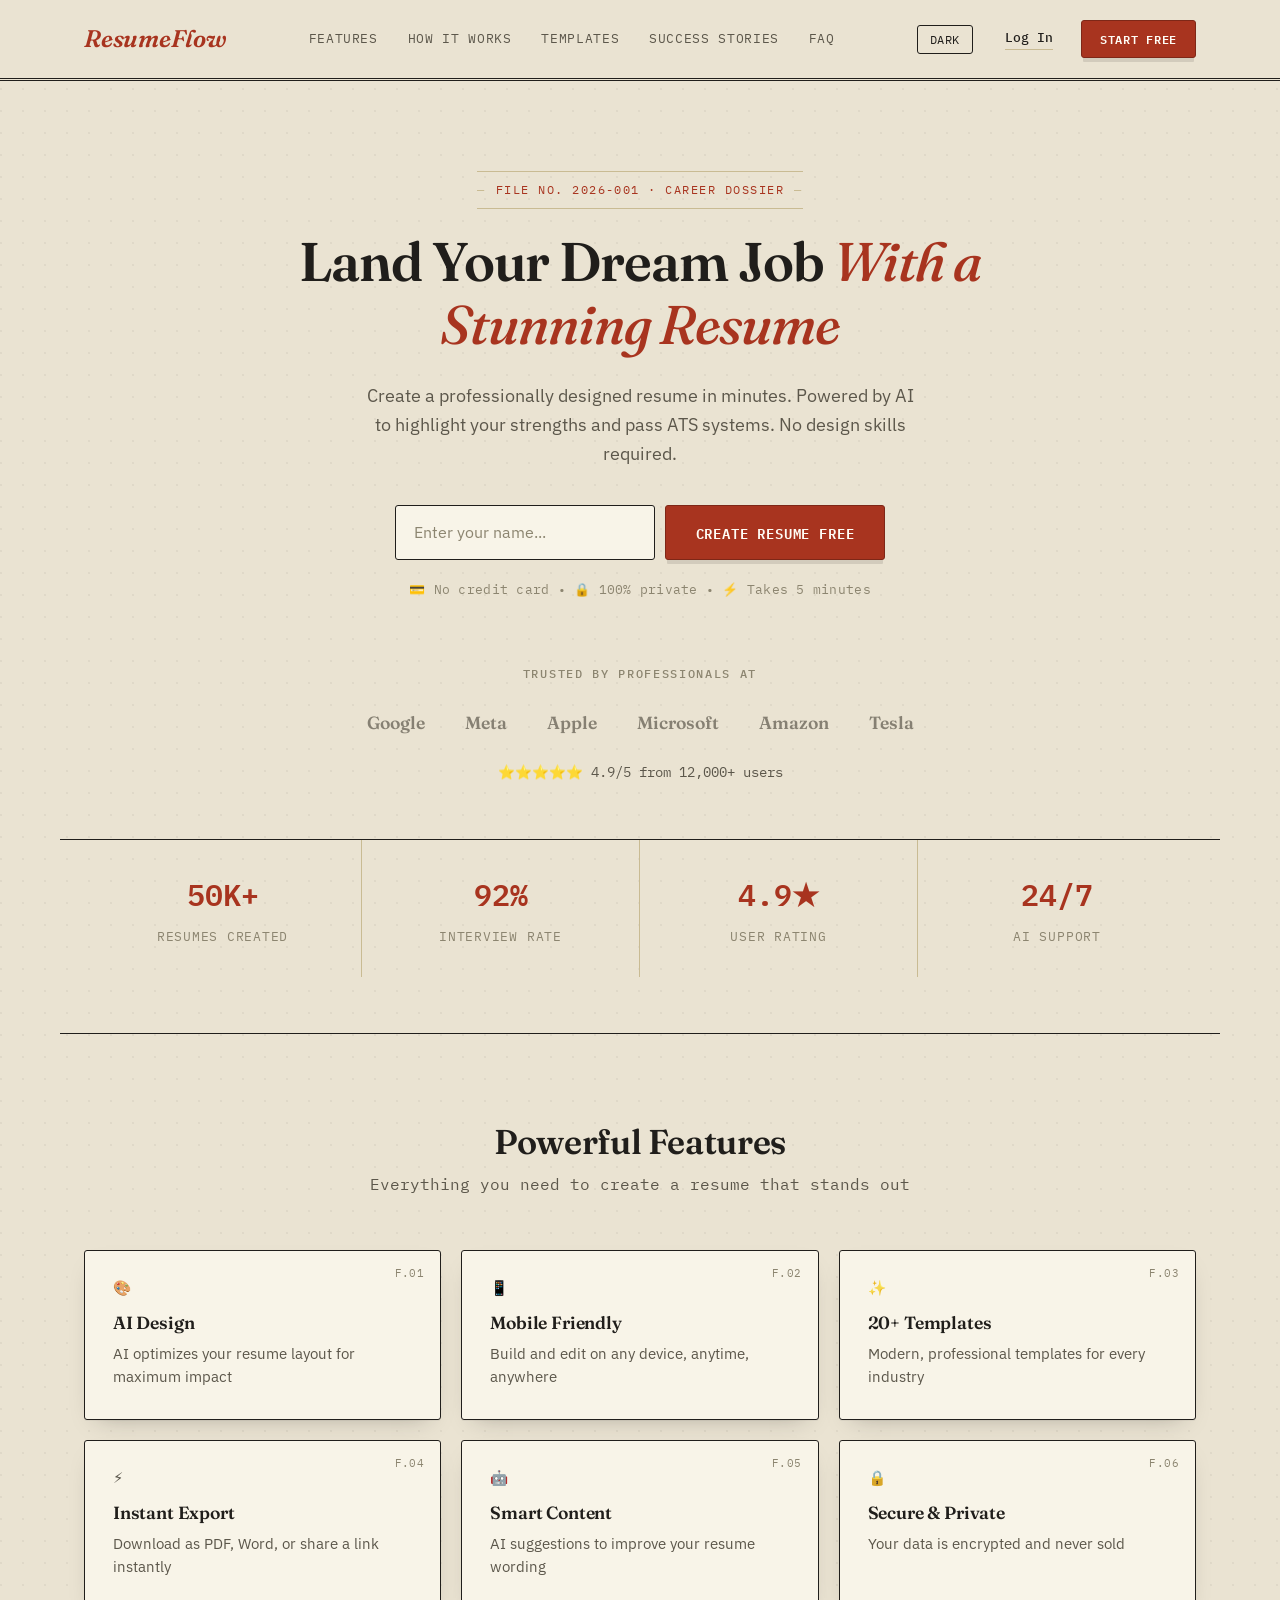
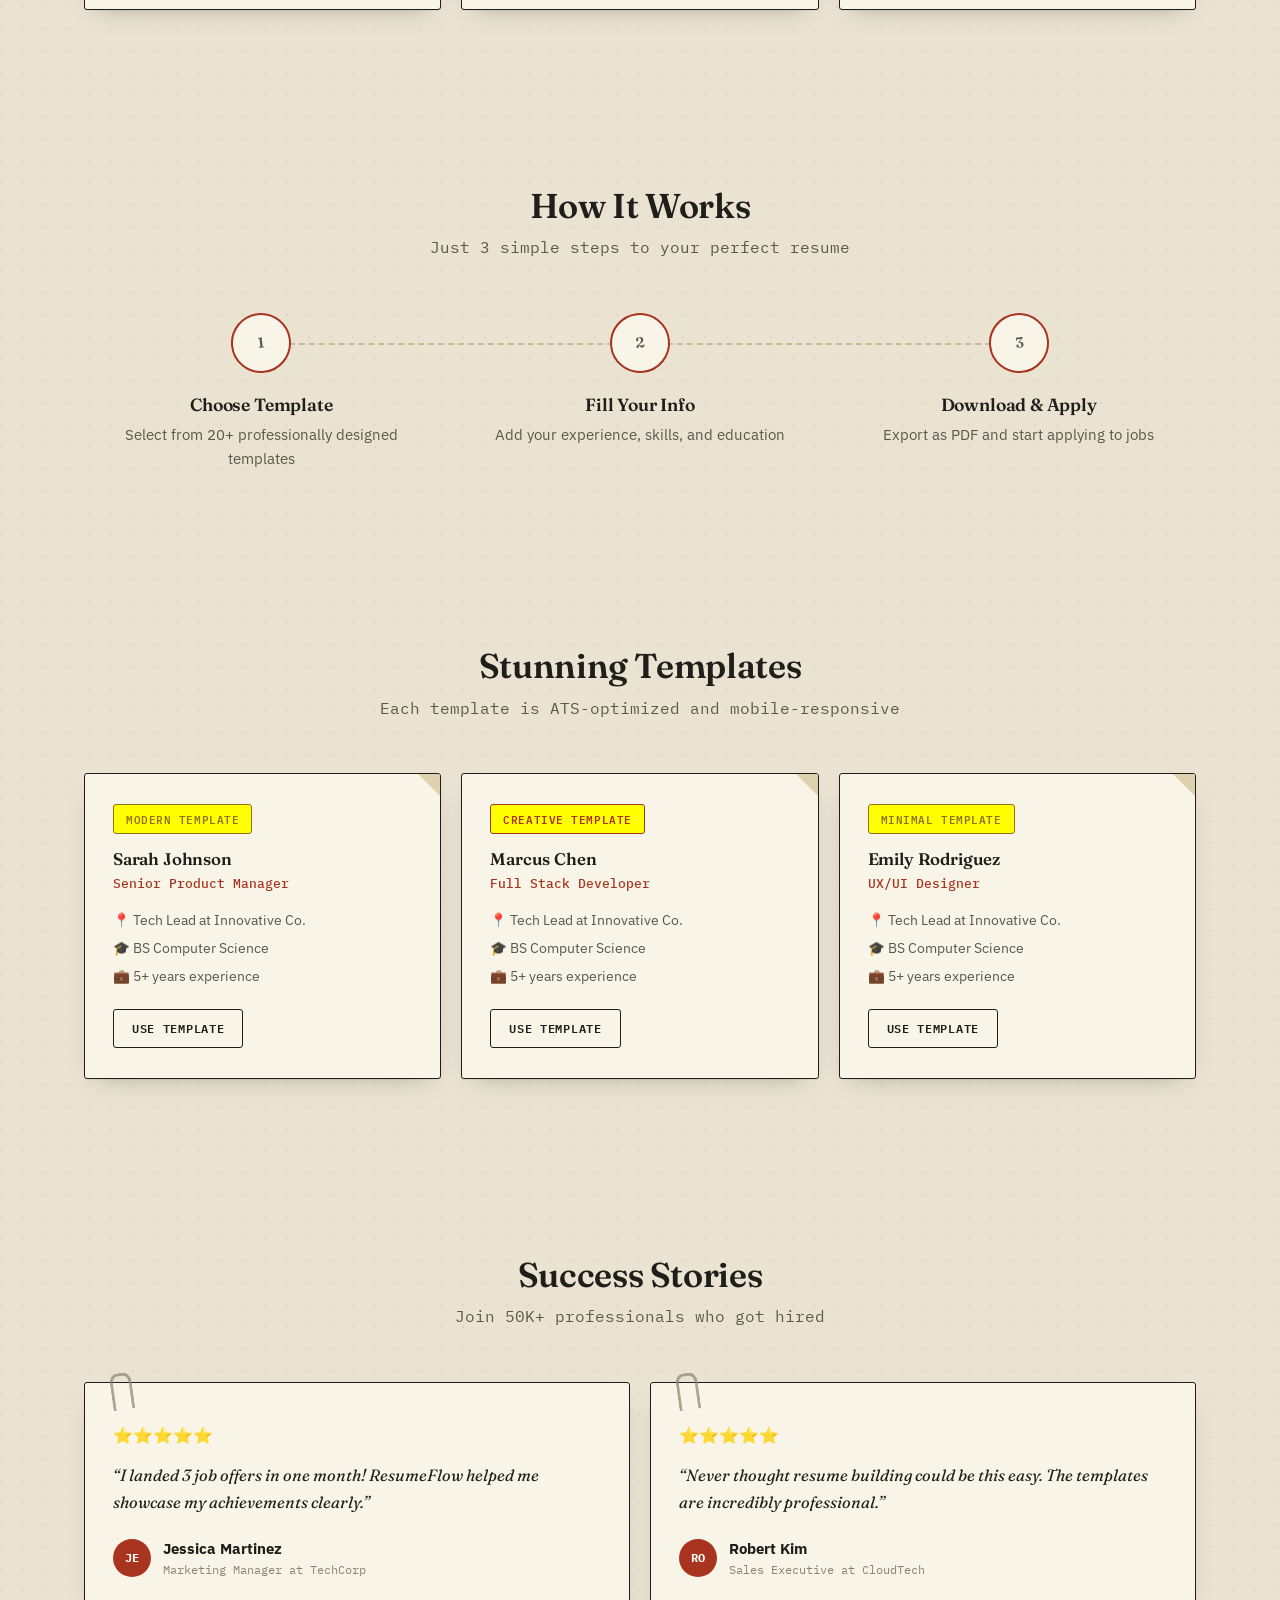
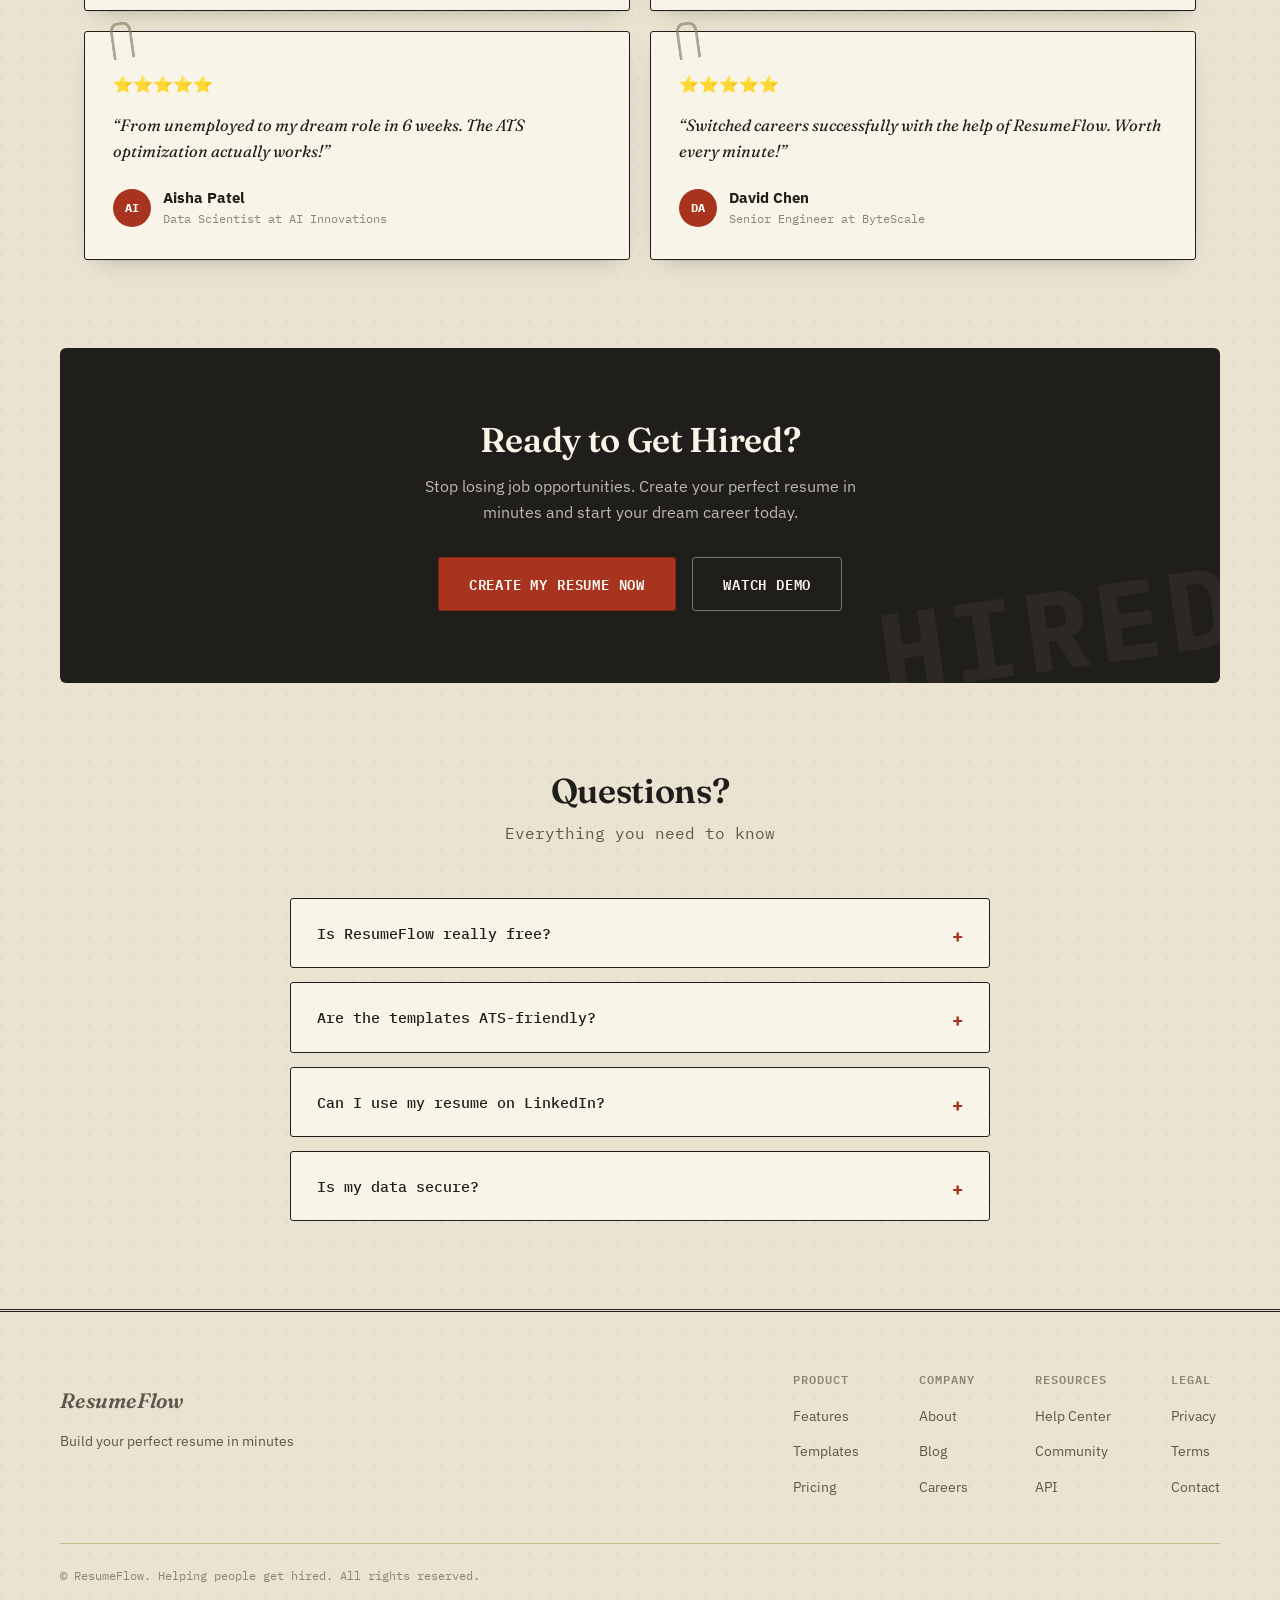
<file: index.html>
<!DOCTYPE html>
<html lang="en">
<head>
  <meta charset="UTF-8" />
  <meta name="viewport" content="width=device-width, initial-scale=1.0" />
  <title>ResumeFlow — Build Your Professional Resume Online</title>
  <meta name="description" content="Create a stunning resume in minutes with ResumeFlow. Professional templates, easy editing, and instant export. Free forever." />
  <link rel="preconnect" href="https://fonts.googleapis.com">
  <link rel="preconnect" href="https://fonts.gstatic.com" crossorigin>
  <link href="https://fonts.googleapis.com/css2?family=Fraunces:ital,wght@0,500;0,600;1,500;1,600&family=IBM+Plex+Sans:wght@400;500;600&family=IBM+Plex+Mono:wght@400;500;600&display=swap" rel="stylesheet">
  <link rel="stylesheet" href="style.css" />
</head>
<body>

  <header class="site-header">
    <nav class="navbar">
      <a href="#" class="logo">ResumeFlow</a>
      <input type="checkbox" id="nav-toggle" class="nav-toggle-input" />
      <ul class="nav-links" id="nav-links">
        <li><a href="#features">Features</a></li>
        <li><a href="#how-it-works">How It Works</a></li>
        <li><a href="#templates">Templates</a></li>
        <li><a href="#success-stories">Success Stories</a></li>
        <li><a href="#faq">FAQ</a></li>
      </ul>
      <button id="theme-toggle" class="theme-toggle-btn" aria-label="Toggle dark mode">Dark</button>
      <a href="login.html" class="nav-login-link">Log In</a>
<a href="signup.html" class="btn btn-primary btn-small">Start Free</a>
      <label for="nav-toggle" class="nav-toggle" aria-label="Toggle menu"></label>
    </nav>
  </header>

  <main>

    <!-- Hero -->
    <section class="hero">
      <p class="eyebrow" id="hero-eyebrow">File No. 2026-001 · Career Dossier</p>
      <h1 id="hero-headline">Land Your Dream Job <strong class="highlight">With a Stunning Resume</strong></h1>
      <p class="hero-description">
        Create a professionally designed resume in minutes. Powered by AI to highlight
        your strengths and pass ATS systems. No design skills required.
      </p>
      <form class="hero-form" onsubmit="return false;">
        <label for="hero-name" class="visually-hidden">Your name</label>
        <input type="text" id="hero-name" class="hero-input" placeholder="Enter your name..." />
        <button type="submit" class="btn btn-primary btn-large">Create Resume Free</button>
      </form>
      <p class="reassurance">💳 No credit card &bull; 🔒 100% private &bull; ⚡ Takes 5 minutes</p>
    </section>

    <!-- Trusted By -->
    <section class="trusted-by" aria-label="Companies whose employees trust ResumeFlow">
      <p class="trusted-by-label">Trusted by Professionals at</p>
      <ul class="logo-list">
        <li>Google</li>
        <li>Meta</li>
        <li>Apple</li>
        <li>Microsoft</li>
        <li>Amazon</li>
        <li>Tesla</li>
      </ul>
      <p class="trusted-by-rating" aria-label="4.9 out of 5 stars">⭐⭐⭐⭐⭐ 4.9/5 from 12,000+ users</p>
    </section>

    <!-- Stats strip -->
    <section class="stats" aria-label="ResumeFlow usage statistics">
      <article class="stat-card">
        <p class="stat-number stat-teal">50K+</p>
        <p class="stat-label">Resumes Created</p>
      </article>
      <article class="stat-card">
        <p class="stat-number stat-blue">92%</p>
        <p class="stat-label">Interview Rate</p>
      </article>
      <article class="stat-card">
        <p class="stat-number stat-purple">4.9★</p>
        <p class="stat-label">User Rating</p>
      </article>
      <article class="stat-card">
        <p class="stat-number stat-pink">24/7</p>
        <p class="stat-label">AI Support</p>
      </article>
    </section>

    <!-- Features -->
    <section class="features" id="features">
      <h2>Powerful Features</h2>
      <p class="section-subtitle">Everything you need to create a resume that stands out</p>

      <ul class="card-grid">
        <li class="card">
          <p class="card-icon" aria-hidden="true">🎨</p>
          <h3>AI Design</h3>
          <p>AI optimizes your resume layout for maximum impact</p>
        </li>
        <li class="card">
          <p class="card-icon" aria-hidden="true">📱</p>
          <h3>Mobile Friendly</h3>
          <p>Build and edit on any device, anytime, anywhere</p>
        </li>
        <li class="card">
          <p class="card-icon" aria-hidden="true">✨</p>
          <h3>20+ Templates</h3>
          <p>Modern, professional templates for every industry</p>
        </li>
        <li class="card">
          <p class="card-icon" aria-hidden="true">⚡</p>
          <h3>Instant Export</h3>
          <p>Download as PDF, Word, or share a link instantly</p>
        </li>
        <li class="card">
          <p class="card-icon" aria-hidden="true">🤖</p>
          <h3>Smart Content</h3>
          <p>AI suggestions to improve your resume wording</p>
        </li>
        <li class="card">
          <p class="card-icon" aria-hidden="true">🔒</p>
          <h3>Secure & Private</h3>
          <p>Your data is encrypted and never sold</p>
        </li>
      </ul>
    </section>

    <!-- How It Works -->
    <section class="how-it-works" id="how-it-works">
      <h2>How It Works</h2>
      <p class="section-subtitle">Just 3 simple steps to your perfect resume</p>

      <ol class="steps-grid">
        <li class="step-card">
          <p class="step-number step-number-1">1</p>
          <h3>Choose Template</h3>
          <p>Select from 20+ professionally designed templates</p>
        </li>
        <li class="step-card">
          <p class="step-number step-number-2">2</p>
          <h3>Fill Your Info</h3>
          <p>Add your experience, skills, and education</p>
        </li>
        <li class="step-card">
          <p class="step-number step-number-3">3</p>
          <h3>Download &amp; Apply</h3>
          <p>Export as PDF and start applying to jobs</p>
        </li>
      </ol>
    </section>

    <!-- Templates -->
    <section class="templates" id="templates">
      <h2>Stunning Templates</h2>
      <p class="section-subtitle">Each template is ATS-optimized and mobile-responsive</p>

      <ul class="card-grid template-grid">
        <li class="card template-card">
          <mark class="template-label template-label-green">Modern Template</mark>
          <h3>Sarah Johnson</h3>
          <p class="template-role">Senior Product Manager</p>
          <ul class="template-meta">
            <li>📍 Tech Lead at Innovative Co.</li>
            <li>🎓 BS Computer Science</li>
            <li>💼 5+ years experience</li>
          </ul>
          <a href="#" class="btn btn-outline btn-small">Use Template</a>
        </li>
        <li class="card template-card">
          <mark class="template-label template-label-teal">Creative Template</mark>
          <h3>Marcus Chen</h3>
          <p class="template-role">Full Stack Developer</p>
          <ul class="template-meta">
            <li>📍 Tech Lead at Innovative Co.</li>
            <li>🎓 BS Computer Science</li>
            <li>💼 5+ years experience</li>
          </ul>
          <a href="#" class="btn btn-outline btn-small">Use Template</a>
        </li>
        <li class="card template-card">
          <mark class="template-label template-label-green">Minimal Template</mark>
          <h3>Emily Rodriguez</h3>
          <p class="template-role">UX/UI Designer</p>
          <ul class="template-meta">
            <li>📍 Tech Lead at Innovative Co.</li>
            <li>🎓 BS Computer Science</li>
            <li>💼 5+ years experience</li>
          </ul>
          <a href="#" class="btn btn-outline btn-small">Use Template</a>
        </li>
      </ul>
    </section>

    <!-- Success Stories -->
    <section class="success-stories" id="success-stories">
      <h2>Success Stories</h2>
      <p class="section-subtitle">Join 50K+ professionals who got hired</p>

      <ul class="card-grid testimonial-grid">
        <li><figure class="card testimonial-card">
          <p class="stars" aria-label="5 out of 5 stars">⭐⭐⭐⭐⭐</p>
          <blockquote class="quote">I landed 3 job offers in one month! ResumeFlow helped me showcase my achievements clearly.</blockquote>
          <figcaption class="testimonial-person">
            <abbr class="avatar avatar-teal" title="Jessica Martinez">JE</abbr>
            <p>
              <cite class="testimonial-name">Jessica Martinez</cite>
              <span class="testimonial-role">Marketing Manager at TechCorp</span>
            </p>
          </figcaption>
        </figure></li>
        <li><figure class="card testimonial-card">
          <p class="stars" aria-label="5 out of 5 stars">⭐⭐⭐⭐⭐</p>
          <blockquote class="quote">Never thought resume building could be this easy. The templates are incredibly professional.</blockquote>
          <figcaption class="testimonial-person">
            <abbr class="avatar avatar-teal" title="Robert Kim">RO</abbr>
            <p>
              <cite class="testimonial-name">Robert Kim</cite>
              <span class="testimonial-role">Sales Executive at CloudTech</span>
            </p>
          </figcaption>
        </figure></li>
        <li><figure class="card testimonial-card">
          <p class="stars" aria-label="5 out of 5 stars">⭐⭐⭐⭐⭐</p>
          <blockquote class="quote">From unemployed to my dream role in 6 weeks. The ATS optimization actually works!</blockquote>
          <figcaption class="testimonial-person">
            <abbr class="avatar avatar-teal" title="Aisha Patel">AI</abbr>
            <p>
              <cite class="testimonial-name">Aisha Patel</cite>
              <span class="testimonial-role">Data Scientist at AI Innovations</span>
            </p>
          </figcaption>
        </figure></li>
        <li><figure class="card testimonial-card">
          <p class="stars" aria-label="5 out of 5 stars">⭐⭐⭐⭐⭐</p>
          <blockquote class="quote">Switched careers successfully with the help of ResumeFlow. Worth every minute!</blockquote>
          <figcaption class="testimonial-person">
            <abbr class="avatar avatar-teal" title="David Chen">DA</abbr>
            <p>
              <cite class="testimonial-name">David Chen</cite>
              <span class="testimonial-role">Senior Engineer at ByteScale</span>
            </p>
          </figcaption>
        </figure></li>
      </ul>
    </section>

    <!-- CTA band -->
    <section class="cta-band">
      <h2>Ready to Get Hired?</h2>
      <p>Stop losing job opportunities. Create your perfect resume in minutes and start your dream career today.</p>
      <menu class="cta-actions">
        <li><a href="#" class="btn btn-primary btn-large">Create My Resume Now</a></li>
        <li><a href="#" class="btn btn-outline btn-large">Watch Demo</a></li>
      </menu>
    </section>

    <!-- FAQ -->
    <section class="faq" id="faq">
      <h2>Questions?</h2>
      <p class="section-subtitle">Everything you need to know</p>

      <ul class="faq-list">
        <li><article class="faq-item">
          <details>
            <summary>Is ResumeFlow really free?</summary>
            <p>Yes! ResumeFlow is completely free with unlimited resumes. Premium features are coming soon for advanced users.</p>
          </details>
        </article></li>
        <li><article class="faq-item">
          <details>
            <summary>Are the templates ATS-friendly?</summary>
            <p>Absolutely. All templates are optimized and tested to pass applicant tracking systems used by major companies.</p>
          </details>
        </article></li>
        <li><article class="faq-item">
          <details>
            <summary>Can I use my resume on LinkedIn?</summary>
            <p>Yes! You can export your resume details and use them directly to update your LinkedIn profile.</p>
          </details>
        </article></li>
        <li><article class="faq-item">
          <details>
            <summary>Is my data secure?</summary>
            <p>Your data is encrypted end-to-end and stored securely. You can delete everything anytime with one click.</p>
          </details>
        </article></li>
      </ul>
    </section>

  </main>

  <footer class="site-footer">
    <div class="footer-top">
      <div class="footer-brand">
        <p class="logo">ResumeFlow</p>
        <p>Build your perfect resume in minutes</p>
      </div>

      <div class="footer-links">
        <nav class="footer-col" aria-label="Product">
          <h4>Product</h4>
          <ul>
            <li><a href="#features">Features</a></li>
            <li><a href="#templates">Templates</a></li>
            <li><a href="#">Pricing</a></li>
          </ul>
        </nav>
        <nav class="footer-col" aria-label="Company">
          <h4>Company</h4>
          <ul>
            <li><a href="#">About</a></li>
            <li><a href="#">Blog</a></li>
            <li><a href="#">Careers</a></li>
          </ul>
        </nav>
        <nav class="footer-col" aria-label="Resources">
          <h4>Resources</h4>
          <ul>
            <li><a href="#">Help Center</a></li>
            <li><a href="#">Community</a></li>
            <li><a href="#">API</a></li>
          </ul>
        </nav>
        <nav class="footer-col" aria-label="Legal">
          <h4>Legal</h4>
          <ul>
            <li><a href="#">Privacy</a></li>
            <li><a href="#">Terms</a></li>
            <li><a href="#">Contact</a></li>
          </ul>
        </nav>
      </div>
    </div>

    <p class="copyright">&copy; <time id="year"></time> ResumeFlow. Helping people get hired. All rights reserved.</p>
  </footer>

  <script src="script.js"></script>
</body>
</html>
</file>
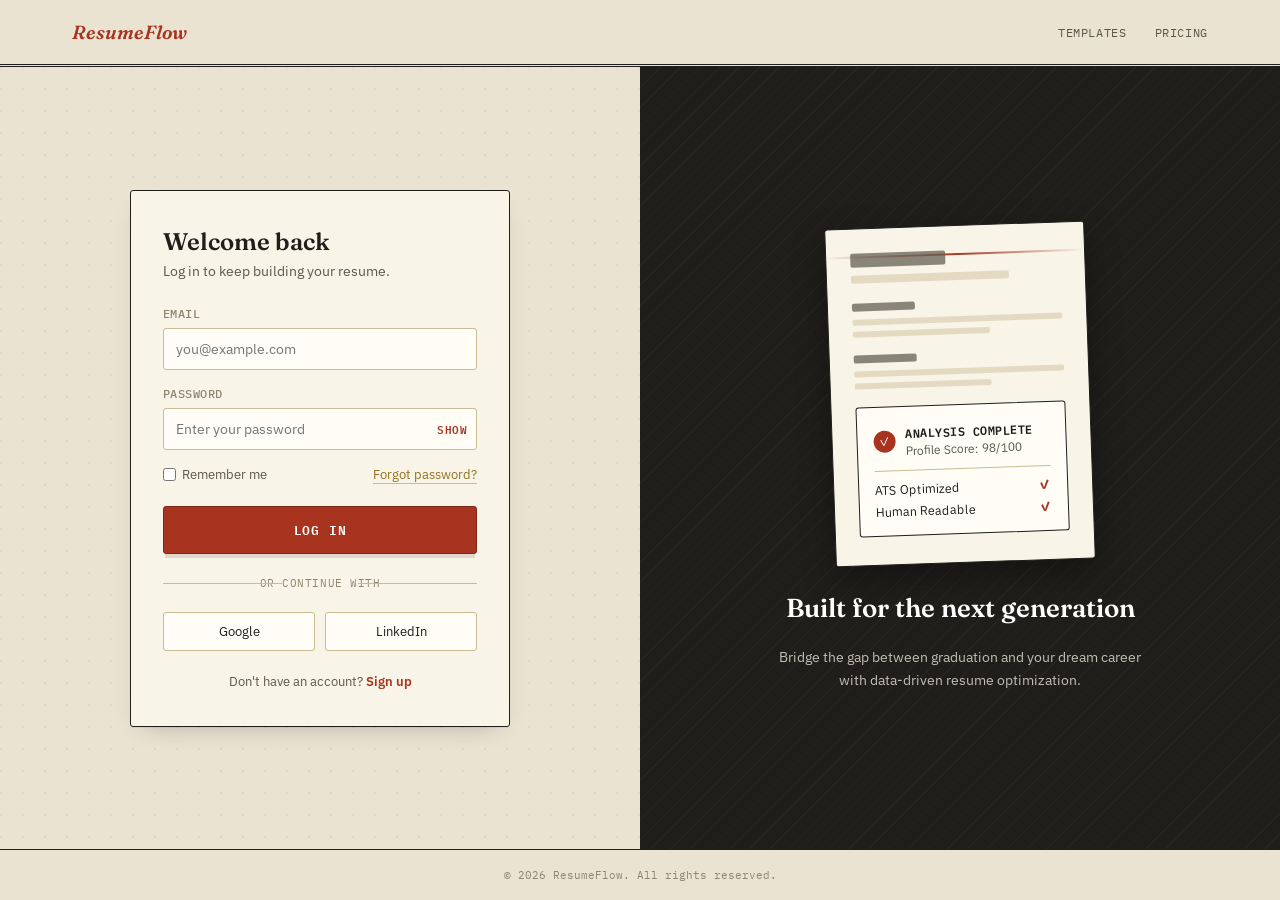
<file: login.html>
<!DOCTYPE html>
<html lang="en">
<head>
<meta charset="UTF-8">
<meta name="viewport" content="width=device-width, initial-scale=1.0">
<title>Log In — ResumeFlow</title>
<link rel="preconnect" href="https://fonts.googleapis.com">
<link rel="preconnect" href="https://fonts.gstatic.com" crossorigin>
<link href="https://fonts.googleapis.com/css2?family=Fraunces:ital,wght@0,500;0,600;1,500;1,600&family=IBM+Plex+Sans:wght@400;500;600&family=IBM+Plex+Mono:wght@400;500;600&display=swap" rel="stylesheet">
<link rel="stylesheet" href="login.css">
</head>
<body>

<header class="site-header">
  <nav>
    <a href="index.html" class="logo">ResumeFlow</a>
    <ul class="nav-links">
      <li><a href="#">Templates</a></li>
      <li><a href="#">Pricing</a></li>
    </ul>
  </nav>
</header>

<main class="auth-page">

  <section class="auth-form-side">
    <div class="auth-box">

      <h1 class="form-title">Welcome back</h1>
      <p class="form-subtitle">Log in to keep building your resume.</p>

      <form class="auth-form" id="authForm">
        <div class="form-field">
          <label for="email">Email</label>
          <input type="email" id="email" name="email" placeholder="you@example.com" required>
        </div>

        <div class="form-field password-field">
          <label for="password">Password</label>
          <input type="password" id="password" name="password" placeholder="Enter your password" required>
          <button type="button" class="toggle-password" data-target="password">Show</button>
        </div>

        <div class="form-row">
          <label class="remember-me">
            <input type="checkbox" name="remember">
            Remember me
          </label>
          <a href="#">Forgot password?</a>
        </div>

        <button type="submit" class="btn-primary">Log In</button>
      </form>

      <p class="auth-divider">or continue with</p>

      <div class="social-row">
        <button type="button" class="btn-social">Google</button>
        <button type="button" class="btn-social">LinkedIn</button>
      </div>

      <p class="auth-switch">Don't have an account? <a href="signup.html">Sign up</a></p>
    </div>
  </section>

  <section class="auth-info-side">
    <div class="info-content">

      <div class="resume-mock">
        <div class="scan-line"></div>

        <div class="mock-block mock-header"></div>
        <div class="mock-block mock-sub"></div>

        <div class="mock-section">
          <div class="mock-block mock-label"></div>
          <div class="mock-block mock-line"></div>
          <div class="mock-block mock-line short"></div>
        </div>

        <div class="mock-section">
          <div class="mock-block mock-label"></div>
          <div class="mock-block mock-line"></div>
          <div class="mock-block mock-line short"></div>
        </div>

        <div class="verify-card">
          <div class="verify-head">
            <span class="verify-icon">✓</span>
            <div class="verify-text">
              <p class="verify-title">Analysis Complete</p>
              <p class="verify-score">Profile Score: 98/100</p>
            </div>
          </div>
          <ul class="verify-list">
            <li class="verify-row"><span>ATS Optimized</span><span class="verify-check">✓</span></li>
            <li class="verify-row"><span>Human Readable</span><span class="verify-check">✓</span></li>
          </ul>
        </div>
      </div>

      <h2>Built for the next generation</h2>
      <p class="info-subtext">Bridge the gap between graduation and your dream career with data-driven resume optimization.</p>
    </div>
  </section>

</main>

<footer class="site-footer">
  <p id="year"></p>
</footer>

<script src="login.js"></script>
</body>
</html>
</file>
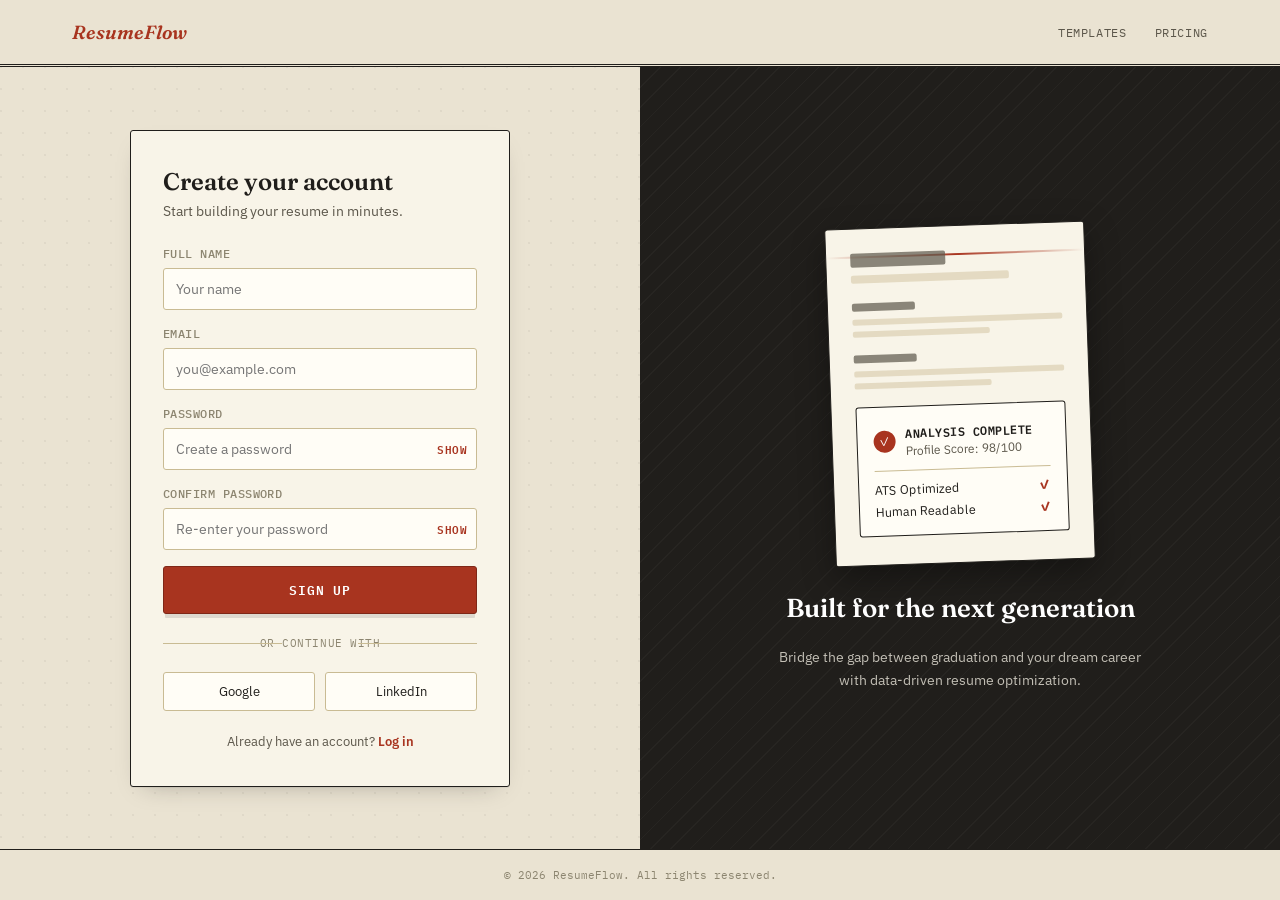
<file: signup.html>
<!DOCTYPE html>
<html lang="en">
<head>
<meta charset="UTF-8">
<meta name="viewport" content="width=device-width, initial-scale=1.0">
<title>Sign Up — ResumeFlow</title>
<link rel="preconnect" href="https://fonts.googleapis.com">
<link rel="preconnect" href="https://fonts.gstatic.com" crossorigin>
<link href="https://fonts.googleapis.com/css2?family=Fraunces:ital,wght@0,500;0,600;1,500;1,600&family=IBM+Plex+Sans:wght@400;500;600&family=IBM+Plex+Mono:wght@400;500;600&display=swap" rel="stylesheet">
<link rel="stylesheet" href="login.css">
</head>
<body>

<header class="site-header">
  <nav>
    <a href="index.html" class="logo">ResumeFlow</a>
    <ul class="nav-links">
      <li><a href="#">Templates</a></li>
      <li><a href="#">Pricing</a></li>
    </ul>
  </nav>
</header>

<main class="auth-page">

  <section class="auth-form-side">
    <div class="auth-box">

      <h1 class="form-title">Create your account</h1>
      <p class="form-subtitle">Start building your resume in minutes.</p>

      <form class="auth-form" id="authForm">
        <div class="form-field">
          <label for="name">Full Name</label>
          <input type="text" id="name" name="name" placeholder="Your name" required>
        </div>

        <div class="form-field">
          <label for="email">Email</label>
          <input type="email" id="email" name="email" placeholder="you@example.com" required>
        </div>

        <div class="form-field password-field">
          <label for="password">Password</label>
          <input type="password" id="password" name="password" placeholder="Create a password" required>
          <button type="button" class="toggle-password" data-target="password">Show</button>
        </div>

        <div class="form-field password-field">
          <label for="confirm-password">Confirm Password</label>
          <input type="password" id="confirm-password" name="confirm-password" placeholder="Re-enter your password" required>
          <button type="button" class="toggle-password" data-target="confirm-password">Show</button>
        </div>

        <button type="submit" class="btn-primary">Sign Up</button>
      </form>

      <p class="auth-divider">or continue with</p>

      <div class="social-row">
        <button type="button" class="btn-social">Google</button>
        <button type="button" class="btn-social">LinkedIn</button>
      </div>

      <p class="auth-switch">Already have an account? <a href="login.html">Log in</a></p>
    </div>
  </section>

  <section class="auth-info-side">
    <div class="info-content">

      <div class="resume-mock">
        <div class="scan-line"></div>

        <div class="mock-block mock-header"></div>
        <div class="mock-block mock-sub"></div>

        <div class="mock-section">
          <div class="mock-block mock-label"></div>
          <div class="mock-block mock-line"></div>
          <div class="mock-block mock-line short"></div>
        </div>

        <div class="mock-section">
          <div class="mock-block mock-label"></div>
          <div class="mock-block mock-line"></div>
          <div class="mock-block mock-line short"></div>
        </div>

        <div class="verify-card">
          <div class="verify-head">
            <span class="verify-icon">✓</span>
            <div class="verify-text">
              <p class="verify-title">Analysis Complete</p>
              <p class="verify-score">Profile Score: 98/100</p>
            </div>
          </div>
          <ul class="verify-list">
            <li class="verify-row"><span>ATS Optimized</span><span class="verify-check">✓</span></li>
            <li class="verify-row"><span>Human Readable</span><span class="verify-check">✓</span></li>
          </ul>
        </div>
      </div>

      <h2>Built for the next generation</h2>
      <p class="info-subtext">Bridge the gap between graduation and your dream career with data-driven resume optimization.</p>
    </div>
  </section>

</main>

<footer class="site-footer">
  <p id="year"></p>
</footer>

<script src="login.js"></script>
</body>
</html>
</file>
<file: style.css>
/* =========================================================
   ResumeFlow — "The Dossier" design system
   A letterhead / case-file aesthetic: warm paper, deep ink,
   a rubber-stamp red, typewriter mono for labels & numbers.
   ========================================================= */

:root {
  --paper:        #EAE3D2;   /* page background — warm, greyed paper */
  --paper-card:   #F8F4E8;   /* card stock, slightly lighter */
  --paper-tab:    #DED1AE;   /* manila tab / kraft accent */
  --ink:          #201E1B;   /* primary text — warm near-black */
  --ink-soft:     #5C574B;   /* secondary text */
  --ink-faint:    #8C8570;   /* tertiary / meta text */
  --rule:         #C9BB93;   /* hairline rule colour */
  --rule-strong:  #201E1B;
  --stamp:        #A8341F;   /* rubber-stamp red — the signature accent */
  --stamp-dark:   #7E2717;
  --gold:         #93711F;   /* secondary accent — foil gold */
  --white:        #FFFDF6;
  --radius-sm: 3px;
  --radius: 6px;
  --max-width: 1160px;
  --shadow-card: 0 1px 0 rgba(32,30,27,0.05), 0 10px 24px -14px rgba(32,30,27,0.35);
  --shadow-stamp: 0 6px 0 -2px rgba(32,30,27,0.12);
}

* {
  margin: 0;
  padding: 0;
  box-sizing: border-box;
}

body {
  background-color: var(--paper);
  background-image:
    radial-gradient(circle at 1px 1px, rgba(32,30,27,0.05) 1px, transparent 0);
  background-size: 22px 22px;
  color: var(--ink);
  font-family: "IBM Plex Sans", system-ui, -apple-system, sans-serif;
  line-height: 1.6;
  -webkit-font-smoothing: antialiased;
}

img {
  max-width: 100%;
  display: block;
}

a {
  color: inherit;
  text-decoration: none;
}

section {
  padding: 88px 24px;
  max-width: var(--max-width);
  margin: 0 auto;
}

h1, h2, h3, h4 {
  font-family: "Fraunces", "Iowan Old Style", Georgia, serif;
  font-weight: 600;
  line-height: 1.15;
  letter-spacing: -0.01em;
}

h2 {
  font-size: 2.15rem;
  text-align: center;
}

.section-subtitle {
  text-align: center;
  color: var(--ink-soft);
  margin-top: 10px;
  font-size: 1rem;
  font-family: "IBM Plex Mono", monospace;
}

/* ---------- Buttons: pressed / stamped ---------- */

.btn {
  display: inline-block;
  border-radius: var(--radius-sm);
  font-weight: 600;
  font-family: "IBM Plex Mono", monospace;
  text-align: center;
  text-transform: uppercase;
  letter-spacing: 0.06em;
  font-size: 0.82rem;
  transition: transform 0.12s ease, box-shadow 0.12s ease;
  border: 1.5px solid var(--rule-strong);
}

.btn-primary {
  background: var(--stamp);
  color: var(--white);
  border-color: var(--stamp-dark);
  box-shadow: var(--shadow-stamp);
}

.btn-primary:hover {
  transform: translateY(2px);
  box-shadow: 0 4px 0 -2px rgba(32,30,27,0.12);
}

.btn-small {
  padding: 9px 18px;
  font-size: 0.72rem;
}

.btn-large {
  padding: 15px 30px;
  font-size: 0.85rem;
}

.btn-outline {
  background: transparent;
  color: var(--ink);
  border: 1.5px solid var(--rule-strong);
}

.btn-outline:hover {
  background: var(--ink);
  color: var(--paper-card);
}

/* ---------- Header / letterhead nav ---------- */

.site-header {
  border-bottom: 3px double var(--rule-strong);
  background-color: var(--paper);
  position: sticky;
  top: 0;
  z-index: 10;
}

.navbar {
  position: relative;
  max-width: var(--max-width);
  margin: 0 auto;
  padding: 20px 24px;
  display: flex;
  align-items: center;
  justify-content: space-between;
  gap: 24px;
}

.logo {
  font-family: "Fraunces", serif;
  font-style: italic;
  font-size: 1.5rem;
  font-weight: 600;
  letter-spacing: -0.01em;
  color: var(--stamp);
}

.nav-links {
  list-style: none;
  margin: 0;
  padding: 0;
  display: flex;
  gap: 30px;
  flex: 1;
  justify-content: center;
  font-family: "IBM Plex Mono", monospace;
  font-size: 0.8rem;
  text-transform: uppercase;
  letter-spacing: 0.05em;
}

.nav-links a {
  color: var(--ink-soft);
}

.nav-links a:hover {
  color: var(--stamp);
}

.nav-toggle-input {
  position: absolute;
  opacity: 0;
  pointer-events: none;
}

.nav-toggle {
  display: none;
  position: relative;
  width: 26px;
  height: 18px;
  cursor: pointer;
}

.nav-toggle::before,
.nav-toggle::after {
  content: "";
  position: absolute;
  left: 0;
  width: 100%;
  height: 2px;
  background-color: var(--ink);
  transition: transform 0.2s ease, box-shadow 0.2s ease;
  box-shadow: 0 8px 0 0 var(--ink);
}

.nav-toggle::before { top: 0; }
.nav-toggle::after { bottom: 0; box-shadow: none; }

.nav-toggle-input:checked ~ .nav-toggle::before {
  transform: translateY(8px) rotate(45deg);
  box-shadow: 0 8px 0 0 transparent;
}

.nav-toggle-input:checked ~ .nav-toggle::after {
  transform: translateY(-8px) rotate(-45deg);
}

.nav-login-link {
  color: var(--ink);
  font-family: "IBM Plex Mono", monospace;
  text-decoration: none;
  font-size: 0.8rem;
  font-weight: 500;
  margin-right: 4px;
  border-bottom: 1px solid var(--rule);
}

.nav-login-link:hover {
  color: var(--stamp);
  border-color: var(--stamp);
}

.theme-toggle-btn {
  background: none;
  border: 1.5px solid var(--rule-strong);
  border-radius: var(--radius-sm);
  color: var(--ink);
  font-family: "IBM Plex Mono", monospace;
  padding: 6px 12px;
  font-size: 0.72rem;
  text-transform: uppercase;
  letter-spacing: 0.05em;
  cursor: pointer;
  margin-right: 0.5rem;
}

/* ---------- Hero: letterhead masthead + stamp ---------- */

.hero {
  text-align: center;
  padding-top: 90px;
  padding-bottom: 64px;
  position: relative;
}

.eyebrow {
  display: inline-flex;
  align-items: center;
  gap: 10px;
  font-family: "IBM Plex Mono", monospace;
  font-size: 0.78rem;
  text-transform: uppercase;
  letter-spacing: 0.12em;
  color: var(--stamp);
  padding: 8px 0;
  margin-bottom: 22px;
  border-top: 1px solid var(--rule);
  border-bottom: 1px solid var(--rule);
}

.eyebrow::before,
.eyebrow::after {
  content: "—";
  color: var(--rule);
}

.hero h1 {
  font-size: 3.4rem;
  letter-spacing: -0.02em;
  max-width: 780px;
  margin: 0 auto 24px;
  color: var(--ink);
}

.hero h1 .highlight {
  font-style: italic;
  font-weight: 500;
  color: var(--stamp);
}

.hero-description {
  color: var(--ink-soft);
  font-size: 1.15rem;
  max-width: 560px;
  margin: 0 auto 36px;
}

.hero-form {
  display: flex;
  justify-content: center;
  gap: 10px;
  flex-wrap: wrap;
  margin-bottom: 20px;
}

.hero-input {
  background-color: var(--paper-card);
  border: 1.5px solid var(--rule-strong);
  border-radius: var(--radius-sm);
  color: var(--ink);
  padding: 15px 18px;
  font-family: "IBM Plex Sans", sans-serif;
  font-size: 1rem;
  min-width: 260px;
}

.hero-input::placeholder {
  color: var(--ink-faint);
}

.hero-input:focus {
  outline: none;
  border-color: var(--stamp);
}

.visually-hidden {
  position: absolute;
  width: 1px;
  height: 1px;
  overflow: hidden;
  clip: rect(0 0 0 0);
  white-space: nowrap;
}

.reassurance {
  color: var(--ink-faint);
  font-family: "IBM Plex Mono", monospace;
  font-size: 0.8rem;
  margin-top: 18px;
  letter-spacing: 0.02em;
}

/* ---------- Trusted-by ledger strip ---------- */

.trusted-by {
  text-align: center;
  padding-top: 0;
  padding-bottom: 56px;
}

.trusted-by-label {
  color: var(--ink-faint);
  font-family: "IBM Plex Mono", monospace;
  font-size: 0.75rem;
  font-weight: 500;
  text-transform: uppercase;
  letter-spacing: 0.14em;
  margin-bottom: 26px;
}

.logo-list {
  list-style: none;
  display: flex;
  flex-wrap: wrap;
  justify-content: center;
  align-items: center;
  gap: 40px;
  margin-bottom: 24px;
}

.logo-list li {
  font-family: "Fraunces", serif;
  font-weight: 600;
  font-size: 1.1rem;
  color: var(--ink-soft);
  opacity: 0.7;
  transition: opacity 0.2s ease, color 0.2s ease;
}

.logo-list li:hover {
  opacity: 1;
  color: var(--stamp);
}

.trusted-by-rating {
  color: var(--ink-soft);
  font-family: "IBM Plex Mono", monospace;
  font-size: 0.85rem;
}

/* ---------- Stats: ledger row ---------- */

.stats {
  display: grid;
  grid-template-columns: repeat(4, 1fr);
  gap: 0;
  padding-top: 0;
  padding-bottom: 56px;
  border-top: 1.5px solid var(--rule-strong);
  border-bottom: 1.5px solid var(--rule-strong);
}

.stat-card {
  text-align: center;
  padding: 30px 16px;
  border-right: 1px solid var(--rule);
}

.stat-card:last-child {
  border-right: none;
}

.stat-number {
  font-family: "IBM Plex Mono", monospace;
  font-size: 1.9rem;
  font-weight: 600;
  color: var(--ink);
}

.stat-teal,
.stat-blue,
.stat-purple,
.stat-pink {
  color: var(--stamp);
}

.stat-label {
  color: var(--ink-faint);
  font-size: 0.8rem;
  font-family: "IBM Plex Mono", monospace;
  text-transform: uppercase;
  letter-spacing: 0.06em;
  margin-top: 8px;
}

/* ---------- Feature cards: index-card / tab style ---------- */

.card-grid {
  list-style: none;
  padding: 0;
  display: grid;
  grid-template-columns: repeat(3, 1fr);
  gap: 20px;
  margin-top: 52px;
  counter-reset: card-index;
}

.card {
  background-color: var(--paper-card);
  border: 1.5px solid var(--rule-strong);
  border-radius: var(--radius-sm);
  padding: 30px 28px;
  margin: 0;
  position: relative;
  box-shadow: var(--shadow-card);
  counter-increment: card-index;
}

.features .card::before {
  content: "F." counter(card-index, decimal-leading-zero);
  position: absolute;
  top: 14px;
  right: 16px;
  font-family: "IBM Plex Mono", monospace;
  font-size: 0.7rem;
  color: var(--ink-faint);
  letter-spacing: 0.04em;
}

blockquote {
  margin: 0;
}

.card-icon {
  font-size: 1.9rem;
  line-height: 1;
  margin-bottom: 18px;
  filter: grayscale(0.15);
}

.features .card h3 {
  font-size: 1.1rem;
  margin-bottom: 8px;
  font-weight: 600;
}

.features .card p {
  color: var(--ink-soft);
  font-size: 0.92rem;
}

/* ---------- How it works: stamped checklist ---------- */

.steps-grid {
  position: relative;
  list-style: none;
  display: grid;
  grid-template-columns: repeat(3, 1fr);
  gap: 24px;
  margin-top: 52px;
}

.steps-grid::before {
  content: "";
  position: absolute;
  top: 30px;
  left: 16.66%;
  right: 16.66%;
  height: 0;
  border-top: 2px dashed var(--rule);
  z-index: 0;
}

.step-card {
  text-align: center;
  padding: 0 24px;
}

.step-number {
  position: relative;
  z-index: 1;
  width: 60px;
  height: 60px;
  line-height: 56px;
  margin: 0 auto 22px;
  border-radius: 50%;
  color: var(--stamp);
  background: var(--paper-card);
  border: 2px solid var(--stamp);
  font-family: "Fraunces", serif;
  font-weight: 600;
  font-size: 1.4rem;
  transform: rotate(-6deg);
}

.step-number-1,
.step-number-2,
.step-number-3 {
  background: var(--paper-card);
}

.step-card h3 {
  font-size: 1.1rem;
  margin-bottom: 8px;
}

.step-card p {
  color: var(--ink-soft);
  font-size: 0.92rem;
}

/* ---------- Templates: paper mock with folded corner ---------- */

.template-card {
  position: relative;
  overflow: hidden;
}

.template-card::after {
  content: "";
  position: absolute;
  top: 0;
  right: 0;
  border-style: solid;
  border-width: 0 22px 22px 0;
  border-color: transparent var(--paper-tab) transparent transparent;
}

.template-card h3 {
  font-size: 1.05rem;
  margin: 16px 0 4px;
}

.template-role {
  color: var(--stamp);
  font-family: "IBM Plex Mono", monospace;
  font-size: 0.8rem;
  font-weight: 500;
  margin-bottom: 16px;
}

.template-meta {
  list-style: none;
  padding: 0;
  color: var(--ink-soft);
  font-size: 0.85rem;
  margin-bottom: 22px;
  display: flex;
  flex-direction: column;
  gap: 6px;
}

.template-label {
  display: inline-block;
  font-family: "IBM Plex Mono", monospace;
  font-size: 0.7rem;
  font-weight: 600;
  text-transform: uppercase;
  letter-spacing: 0.05em;
  padding: 5px 12px;
  border-radius: var(--radius-sm);
  text-decoration: none;
  border: 1px solid currentColor;
}

.template-label-green {
  color: var(--gold);
}

.template-label-teal {
  color: var(--stamp);
}

/* ---------- Testimonials: paperclipped case files ---------- */

.testimonial-grid {
  grid-template-columns: repeat(2, 1fr);
}

.testimonial-card {
  position: relative;
  padding-top: 40px;
}

.testimonial-card::before {
  content: "";
  position: absolute;
  top: -10px;
  left: 26px;
  width: 16px;
  height: 34px;
  border: 3px solid var(--ink-faint);
  border-radius: 8px 8px 0 0 / 10px 10px 0 0;
  border-bottom: none;
  transform: rotate(-8deg);
  opacity: 0.7;
}

.stars {
  color: var(--stamp);
  font-size: 1rem;
  margin-bottom: 14px;
}

.quote {
  font-family: "Fraunces", serif;
  font-style: italic;
  font-size: 1.02rem;
  margin-bottom: 22px;
  color: var(--ink);
}

.quote::before { content: "\201C"; }
.quote::after { content: "\201D"; }

.testimonial-person {
  display: flex;
  align-items: center;
  gap: 12px;
}

.testimonial-person p {
  display: flex;
  flex-direction: column;
}

.avatar {
  display: inline-flex;
  align-items: center;
  justify-content: center;
  width: 38px;
  height: 38px;
  border-radius: 50%;
  font-family: "IBM Plex Mono", monospace;
  font-size: 0.78rem;
  font-weight: 700;
  color: var(--white);
  background: var(--ink);
  flex-shrink: 0;
  text-decoration: none;
  cursor: default;
}

.avatar-teal {
  background: var(--stamp);
}

.testimonial-name {
  font-weight: 700;
  font-size: 0.92rem;
  font-style: normal;
}

.testimonial-role {
  color: var(--ink-faint);
  font-family: "IBM Plex Mono", monospace;
  font-size: 0.78rem;
}

/* ---------- CTA band: ink panel with watermark stamp ---------- */

.cta-band {
  text-align: center;
  background-color: var(--ink);
  color: var(--paper-card);
  border-radius: var(--radius);
  max-width: var(--max-width);
  padding: 72px 24px;
  position: relative;
  overflow: hidden;
}

.cta-band::before {
  content: "HIRED";
  position: absolute;
  right: -20px;
  bottom: -34px;
  font-family: "IBM Plex Mono", monospace;
  font-size: 7rem;
  font-weight: 700;
  color: rgba(248, 244, 232, 0.05);
  letter-spacing: 0.05em;
  transform: rotate(-8deg);
  pointer-events: none;
}

.cta-band h2 {
  margin-bottom: 14px;
  color: var(--paper-card);
  position: relative;
}

.cta-band p {
  color: rgba(248, 244, 232, 0.72);
  max-width: 480px;
  margin: 0 auto 32px;
  position: relative;
}

.cta-actions {
  list-style: none;
  margin: 0;
  padding: 0;
  display: flex;
  justify-content: center;
  gap: 16px;
  flex-wrap: wrap;
  position: relative;
}

.cta-actions li { margin: 0; }

.cta-band .btn-outline {
  color: var(--paper-card);
  border-color: rgba(248, 244, 232, 0.4);
}

.cta-band .btn-outline:hover {
  background: var(--paper-card);
  color: var(--ink);
}

/* ---------- FAQ: index cards ---------- */

.faq-list {
  list-style: none;
  padding: 0;
  max-width: 700px;
  margin: 52px auto 0;
  display: flex;
  flex-direction: column;
  gap: 14px;
}

.faq-item {
  background-color: var(--paper-card);
  border: 1.5px solid var(--rule-strong);
  border-radius: var(--radius-sm);
  padding: 4px 26px;
}

.faq-item details {
  padding: 18px 0;
}

.faq-item summary {
  font-family: "IBM Plex Mono", monospace;
  font-size: 0.95rem;
  font-weight: 500;
  cursor: pointer;
  list-style: none;
}

.faq-item summary::-webkit-details-marker {
  display: none;
}

.faq-item summary::after {
  content: "+";
  float: right;
  color: var(--stamp);
  font-size: 1.2rem;
  font-weight: 700;
}

.faq-item details[open] summary::after {
  content: "\2212";
}

.faq-item details p {
  color: var(--ink-soft);
  font-size: 0.92rem;
  margin-top: 14px;
  font-family: "IBM Plex Sans", sans-serif;
}

/* ---------- Footer: ledger columns ---------- */

.site-footer {
  border-top: 3px double var(--rule-strong);
  padding: 60px 24px 32px;
}

.footer-top {
  max-width: var(--max-width);
  margin: 0 auto;
  display: flex;
  justify-content: space-between;
  gap: 48px;
  flex-wrap: wrap;
  margin-bottom: 44px;
}

.footer-brand .logo {
  font-size: 1.3rem;
}

.footer-brand p {
  color: var(--ink-soft);
  margin-top: 12px;
  max-width: 280px;
  font-size: 0.88rem;
}

.footer-links {
  display: flex;
  gap: 60px;
  flex-wrap: wrap;
}

.footer-col h4 {
  font-family: "IBM Plex Mono", monospace;
  font-size: 0.78rem;
  text-transform: uppercase;
  letter-spacing: 0.08em;
  margin-bottom: 16px;
  color: var(--ink-faint);
  font-weight: 600;
}

.footer-col ul {
  list-style: none;
  display: flex;
  flex-direction: column;
  gap: 10px;
}

.footer-col a {
  color: var(--ink-soft);
  font-size: 0.88rem;
}

.footer-col a:hover {
  color: var(--stamp);
}

.copyright {
  max-width: var(--max-width);
  margin: 0 auto;
  color: var(--ink-faint);
  font-family: "IBM Plex Mono", monospace;
  font-size: 0.78rem;
  border-top: 1px solid var(--rule);
  padding-top: 22px;
}

/* ---------- Responsive ---------- */

@media (max-width: 900px) {
  .stats {
    grid-template-columns: repeat(2, 1fr);
  }

  .stat-card:nth-child(2) { border-right: none; }

  .card-grid {
    grid-template-columns: repeat(2, 1fr);
  }

  .steps-grid {
    grid-template-columns: 1fr;
    gap: 40px;
  }

  .steps-grid::before {
    display: none;
  }

  .testimonial-grid {
    grid-template-columns: 1fr;
  }

  .hero h1 {
    font-size: 2.6rem;
  }
}

@media (max-width: 640px) {
  section {
    padding: 60px 20px;
  }

  .navbar {
    flex-wrap: wrap;
    gap: 16px;
  }

  .nav-toggle {
    display: block;
    order: 2;
  }

  .btn-small {
    order: 1;
  }

  .nav-links {
    position: absolute;
    top: 100%;
    left: 0;
    right: 0;
    background-color: var(--paper);
    border-bottom: 1.5px solid var(--rule-strong);
    flex-direction: column;
    align-items: center;
    gap: 20px;
    max-height: 0;
    overflow: hidden;
    margin: 0;
    padding: 0 20px;
    transition: max-height 0.25s ease, padding 0.25s ease;
    z-index: 20;
  }

  .nav-toggle-input:checked ~ .nav-links {
    max-height: 320px;
    padding: 20px;
  }

  .hero {
    padding-top: 56px;
  }

  .hero h1 {
    font-size: 2rem;
  }

  .hero-description {
    font-size: 1.02rem;
  }

  .hero-form {
    flex-direction: column;
    align-items: center;
  }

  .hero-input {
    width: 100%;
    max-width: 320px;
    min-width: 0;
  }

  .stats {
    grid-template-columns: 1fr 1fr;
  }

  .stat-card:nth-child(2n) { border-right: none; }

  .logo-list {
    gap: 24px;
  }

  .logo-list li {
    font-size: 1rem;
  }

  .card-grid {
    grid-template-columns: 1fr;
  }

  .footer-top {
    flex-direction: column;
  }

  .footer-links {
    gap: 32px;
  }
}

/* ---------- Dark mode: "night desk" ---------- */

body[data-theme="dark"] {
  background-color: #1B1A16;
  background-image: radial-gradient(circle at 1px 1px, rgba(234,227,210,0.05) 1px, transparent 0);
  color: #EAE3D2;
}

body[data-theme="dark"] .site-header,
body[data-theme="dark"] .nav-links {
  background-color: #1B1A16;
  border-color: #3A362C;
}

body[data-theme="dark"] .card,
body[data-theme="dark"] .faq-item {
  background-color: #24221C;
  border-color: #3A362C;
  color: #EAE3D2;
}

body[data-theme="dark"] .step-number {
  background-color: #24221C;
}

body[data-theme="dark"] .hero-input {
  background-color: #24221C;
  border-color: #3A362C;
  color: #EAE3D2;
}

body[data-theme="dark"] .stats {
  border-color: #3A362C;
}

body[data-theme="dark"] .stat-card {
  border-color: #3A362C;
}

body[data-theme="dark"] .site-footer {
  border-color: #3A362C;
}

body[data-theme="dark"] .cta-band {
  background-color: #0F0E0B;
}

body[data-theme="dark"] .nav-login-link,
body[data-theme="dark"] .theme-toggle-btn {
  color: #EAE3D2;
  border-color: #3A362C;
}

body[data-theme="dark"] .logo {
  color: #D9573F;
}
</file>
<file: login.css>
:root {
  --paper: #EAE3D2;
  --paper-card: #F8F4E8;
  --ink: #201E1B;
  --ink-soft: #5C574B;
  --ink-faint: #8C8570;
  --rule: #C9BB93;
  --rule-strong: #201E1B;
  --stamp: #A8341F;
  --stamp-dark: #7E2717;
  --gold: #93711F;
  --white: #FFFDF6;
  --radius-sm: 3px;
}

* {
  margin: 0;
  padding: 0;
  box-sizing: border-box;
}

body {
  font-family: "IBM Plex Sans", sans-serif;
  background: var(--paper);
  background-image: radial-gradient(circle at 1px 1px, rgba(32,30,27,0.05) 1px, transparent 0);
  background-size: 22px 22px;
  color: var(--ink);
  min-height: 100vh;
  display: flex;
  flex-direction: column;
}

.site-header {
  border-bottom: 3px double var(--rule-strong);
  background: var(--paper);
}

.site-header nav {
  max-width: 1200px;
  margin: 0 auto;
  padding: 20px 32px;
  display: flex;
  justify-content: space-between;
  align-items: center;
}

.logo {
  font-family: "Fraunces", serif;
  font-style: italic;
  font-weight: 600;
  font-size: 19px;
  color: var(--stamp);
  text-decoration: none;
}

.nav-links {
  display: flex;
  gap: 28px;
  list-style: none;
  font-family: "IBM Plex Mono", monospace;
  font-size: 0.78rem;
  text-transform: uppercase;
  letter-spacing: 0.05em;
}

.nav-links a {
  text-decoration: none;
  color: var(--ink-soft);
}

.nav-links a:hover {
  color: var(--stamp);
}

.auth-page {
  flex: 1;
  display: grid;
  grid-template-columns: 1fr;
}

@media (min-width: 900px) {
  .auth-page {
    grid-template-columns: 1fr 1fr;
  }
}

.auth-form-side {
  display: flex;
  align-items: center;
  justify-content: center;
  padding: 48px 24px;
}

.auth-box {
  width: 100%;
  max-width: 380px;
  background: var(--paper-card);
  border: 1.5px solid var(--rule-strong);
  border-radius: var(--radius-sm);
  padding: 36px 32px;
  box-shadow: 0 1px 0 rgba(32,30,27,0.05), 0 10px 24px -14px rgba(32,30,27,0.35);
}

.tabs {
  display: flex;
  border-bottom: 1px solid var(--rule);
  margin-bottom: 26px;
}

.tab-btn {
  flex: 1;
  background: none;
  border: none;
  font-family: "IBM Plex Mono", monospace;
  padding: 10px 0;
  font-weight: 600;
  font-size: 0.78rem;
  text-transform: uppercase;
  letter-spacing: 0.05em;
  color: var(--ink-faint);
  cursor: pointer;
  border-bottom: 2px solid transparent;
}

.tab-btn.active {
  color: var(--stamp);
  border-bottom-color: var(--stamp);
}

.form-title {
  font-family: "Fraunces", serif;
  font-size: 24px;
  font-weight: 600;
  margin-bottom: 6px;
}

.form-subtitle {
  color: var(--ink-soft);
  font-size: 14px;
  margin-bottom: 26px;
}

.form-field {
  margin-bottom: 16px;
}

.form-field label {
  display: block;
  font-family: "IBM Plex Mono", monospace;
  font-size: 0.72rem;
  text-transform: uppercase;
  letter-spacing: 0.04em;
  font-weight: 500;
  color: var(--ink-faint);
  margin-bottom: 7px;
}

.form-field input {
  width: 100%;
  padding: 11px 12px;
  border-radius: var(--radius-sm);
  border: 1.5px solid var(--rule);
  background: var(--white);
  font-family: "IBM Plex Sans", sans-serif;
  font-size: 14px;
  color: var(--ink);
  outline: none;
}

.form-field input:focus {
  border-color: var(--stamp);
}

.password-field {
  position: relative;
}

.toggle-password {
  position: absolute;
  right: 10px;
  top: 33px;
  background: none;
  border: none;
  cursor: pointer;
  font-family: "IBM Plex Mono", monospace;
  font-size: 11px;
  text-transform: uppercase;
  letter-spacing: 0.04em;
  color: var(--stamp);
  font-weight: 600;
}

.form-row {
  display: flex;
  align-items: center;
  justify-content: space-between;
  margin-bottom: 22px;
  font-size: 13px;
}

.remember-me {
  display: flex;
  align-items: center;
  gap: 6px;
  color: var(--ink-soft);
}

.form-row a {
  color: var(--gold);
  text-decoration: none;
  border-bottom: 1px solid var(--rule);
}

.btn-primary {
  width: 100%;
  padding: 12px;
  border-radius: var(--radius-sm);
  border: 1.5px solid var(--stamp-dark);
  background: var(--stamp);
  color: #fff;
  font-family: "IBM Plex Mono", monospace;
  font-weight: 600;
  font-size: 13px;
  text-transform: uppercase;
  letter-spacing: 0.06em;
  cursor: pointer;
  box-shadow: 0 6px 0 -2px rgba(32,30,27,0.12);
  transition: transform 0.12s ease, box-shadow 0.12s ease;
}

.btn-primary:hover {
  transform: translateY(2px);
  box-shadow: 0 4px 0 -2px rgba(32,30,27,0.12);
}

.auth-divider {
  text-align: center;
  color: var(--ink-faint);
  font-family: "IBM Plex Mono", monospace;
  font-size: 11px;
  text-transform: uppercase;
  letter-spacing: 0.05em;
  margin: 22px 0;
  position: relative;
}

.auth-divider::before,
.auth-divider::after {
  content: "";
  position: absolute;
  top: 50%;
  width: 38%;
  height: 1px;
  background: var(--rule);
}

.auth-divider::before { left: 0; }
.auth-divider::after { right: 0; }

.social-row {
  display: flex;
  gap: 10px;
}

.btn-social {
  flex: 1;
  padding: 10px;
  border-radius: var(--radius-sm);
  border: 1.5px solid var(--rule);
  background: var(--white);
  font-family: "IBM Plex Sans", sans-serif;
  font-size: 13px;
  color: var(--ink);
  cursor: pointer;
}

.btn-social:hover {
  border-color: var(--stamp);
  color: var(--stamp);
}

.auth-switch {
  margin-top: 22px;
  text-align: center;
  font-size: 13px;
  color: var(--ink-soft);
}

.auth-switch a {
  color: var(--stamp);
  font-weight: 600;
  text-decoration: none;
}

.auth-info-side {
  display: none;
  background: var(--ink);
  background-image:
    repeating-linear-gradient(135deg, rgba(248,244,232,0.03) 0px, rgba(248,244,232,0.03) 1px, transparent 1px, transparent 14px);
  color: var(--white);
  align-items: center;
  justify-content: center;
  padding: 48px;
  position: relative;
}

@media (min-width: 900px) {
  .auth-info-side {
    display: flex;
  }
}

.info-content {
  max-width: 380px;
  text-align: center;
}

.resume-mock {
  position: relative;
  background: var(--paper-card);
  border: 1.5px solid var(--ink);
  border-radius: var(--radius-sm);
  box-shadow: 0 12px 32px rgba(0, 0, 0, 0.35);
  padding: 24px;
  margin: 0 auto 28px;
  width: 260px;
  aspect-ratio: 1 / 1.3;
  overflow: hidden;
  text-align: left;
  transform: rotate(-2deg);
}

.scan-line {
  position: absolute;
  left: 0;
  right: 0;
  height: 2px;
  background: linear-gradient(90deg, transparent, var(--stamp), transparent);
  top: 8%;
  animation: scanMove 6s ease-in-out infinite;
}

@keyframes scanMove {
  0% { top: 8%; opacity: 0; }
  10% { opacity: 1; }
  90% { opacity: 1; }
  100% { top: 92%; opacity: 0; }
}

.mock-block {
  background: var(--rule);
  border-radius: 2px;
  opacity: 0.45;
}

.mock-header {
  height: 14px;
  width: 45%;
  margin-bottom: 8px;
  background: var(--ink-soft);
  opacity: 0.7;
}

.mock-sub {
  height: 8px;
  width: 75%;
  margin-bottom: 20px;
}

.mock-section {
  margin-bottom: 18px;
}

.mock-label {
  height: 8px;
  width: 30%;
  margin-bottom: 8px;
  background: var(--ink-soft);
  opacity: 0.7;
}

.mock-line {
  height: 6px;
  width: 100%;
  margin-bottom: 6px;
}

.mock-line.short {
  width: 65%;
}

.verify-card {
  position: static;
  margin-top: 16px;
  width: 100%;
  background: var(--white);
  border: 1.5px solid var(--rule-strong);
  border-radius: var(--radius-sm);
  padding: 16px;
}

.verify-head {
  display: flex;
  align-items: center;
  gap: 10px;
  padding-bottom: 12px;
  border-bottom: 1px solid var(--rule);
  margin-bottom: 10px;
}

.verify-icon {
  background: var(--stamp);
  color: #fff;
  width: 22px;
  height: 22px;
  border-radius: 50%;
  display: inline-flex;
  align-items: center;
  justify-content: center;
  font-size: 12px;
  flex-shrink: 0;
}

.verify-title {
  font-family: "IBM Plex Mono", monospace;
  font-size: 12px;
  font-weight: 600;
  color: var(--ink);
  text-transform: uppercase;
  letter-spacing: 0.04em;
}

.verify-score {
  font-size: 12px;
  color: var(--ink-soft);
}

.verify-list {
  list-style: none;
}

.verify-row {
  display: flex;
  justify-content: space-between;
  align-items: center;
  font-size: 12.5px;
  color: var(--ink);
  margin-bottom: 6px;
}

.verify-row:last-child {
  margin-bottom: 0;
}

.verify-check {
  color: var(--stamp);
  font-weight: 700;
}

.info-content h2 {
  font-family: "Fraunces", serif;
  font-size: 26px;
  font-weight: 600;
  line-height: 1.35;
  margin-bottom: 20px;
  color: #fff;
}

.info-subtext {
  font-size: 14px;
  color: rgba(248, 244, 232, 0.75);
  line-height: 1.6;
}

.info-list {
  list-style: none;
  display: flex;
  flex-direction: column;
  gap: 12px;
}

.info-list li {
  font-size: 14px;
  padding-left: 22px;
  position: relative;
  opacity: 0.95;
}

.info-list li::before {
  content: "✓";
  position: absolute;
  left: 0;
  font-weight: 700;
  color: var(--stamp);
}

.site-footer {
  border-top: 1.5px solid var(--rule-strong);
  background: var(--paper);
  text-align: center;
  padding: 18px;
  font-family: "IBM Plex Mono", monospace;
  font-size: 11px;
  color: var(--ink-faint);
}
</file>
